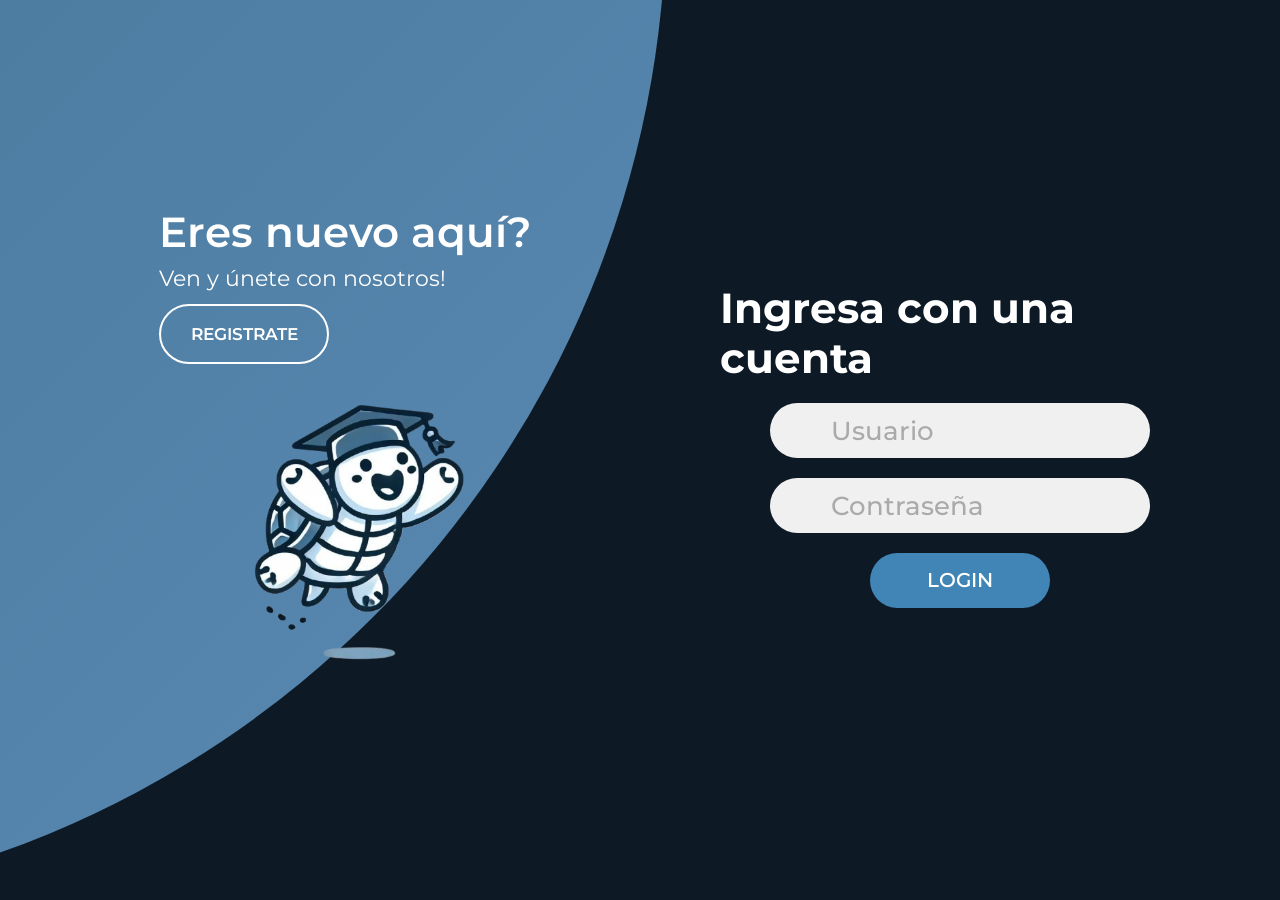
<file: login/login.html>
<!DOCTYPE html> 
<html lang="en">
<head>
    <meta charset="UTF-8" />
    <meta name="viewport" content="width=device-width, initial-scale=1.0" />
    <link href="https://fonts.googleapis.com/css2?family=Montserrat:wght@400;500;700&display=swap" rel="stylesheet">

    
        <title>LSA - Learn. Study. Achieve</title>
        <link rel="icon" type="image/png" href="../imagenes/Savy.png">    <style>
        * {
            margin: 0;
            padding: 0;
            box-sizing: border-box;
            font-family: 'Montserrat', sans-serif;
        }
        body,
        input {
            font-family: 'Montserrat', sans-serif;
        }

        .container {
            position: relative;
            width: 100%;
            background-color: #0d1a26;
            min-height: 100vh;
            overflow: hidden;
        }

        .forms-container {
            position: absolute;
            width: 100%;
            height: 100%;
            top: 0;
            left: 0;
        }

        .signin-signup {
            position: absolute;
            top: 50%;
            transform: translate(-50%, -50%);
            left: 75%;
            width: 50%;
            transition: 1s 0.7s ease-in-out;
            display: grid;
            grid-template-columns: 1fr;
            z-index: 5;
        }

        form {
            display: flex;
            align-items: center;
            justify-content: center;
            flex-direction: column;
            padding: 0rem 5rem;
            transition: all 0.2s 0.7s;
            overflow: hidden;
            grid-column: 1 / 2;
            grid-row: 1 / 2;
        }

        form.sign-up-form {
            opacity: 0;
            z-index: 1;
        }

        form.sign-in-form {
            z-index: 2;
        }

        .title {
            font-size: 2.6rem;
            color: #fff;
            margin-bottom: 10px;
        }

        .input-field {
            max-width: 380px;
            width: 100%;
            background-color: #f0f0f0;
            margin: 10px 0;
            height: 55px;
            border-radius: 55px;
            display: grid;
            grid-template-columns: 15% 85%;
            padding: 0 0.4rem;
            position: relative;
        }

        .input-field i {
            text-align: center;
            line-height: 55px;
            color: #acacac;
            transition: 0.5s;
            font-size: 1.6rem;
        }

        .input-field input {
            background: none;
            outline: none;
            border: none;
            line-height: 1;
            font-weight: 600;
            font-size: 1.6rem;
            color: #333;
        }

        .input-field input::placeholder {
            color: #aaa;
            font-weight: 500;
        }

        .btn {
            width: 180px;
            height: 55px;
            background-color: #4184b6;
            border: none;
            outline: none;
            border-radius: 49px;
            color: #fff;
            text-transform: uppercase;
            font-weight: 550;
            font-size: 20px;
            margin: 10px 0;
            cursor: pointer;
            transition: 0.5s;
        }

      .btn:hover {
    background-color: #2c6591; /* Color azul más oscuro */
}
        .panels-container {
            position: absolute;
            height: 100%;
            width: 100%;
            top: 0;
            left: 0;
            display: grid;
            grid-template-columns: repeat(2, 1fr);
        }

        .container:before {
            content: "";
            position: absolute;
            height: 2000px;
            width: 2000px;
            top: -10%;
            right: 48%;
            transform: translateY(-50%);
    background-image: linear-gradient(-45deg, #5a8ab4 0%, #3b6986 100%); /* Azul degradado */
            transition: 1.8s ease-in-out;
            border-radius: 50%;
            z-index: 6;
        }

        .image {
            transition: transform 1.1s ease-in-out;
            transition-delay: 0.4s;
        }

        .panel {
            display: flex;
            flex-direction: column;
            align-items: flex-end;
            justify-content: center;
            z-index: 6;
        }

        .left-panel {
            pointer-events: all;
            padding: 3rem 17% 2rem 12%;
        }

        .right-panel {
            pointer-events: none;
            padding: 3rem 12% 2rem 17%;
        }

        .panel .content {
            color: #fff;
            transition: transform 0.9s ease-in-out;
            transition-delay: 0.6s;
        }

        .panel h3 {
            font-weight: 600;
            line-height: 1;
            font-size: 2.6rem;
        }

        .panel p {
            font-size: 1.4rem;
            padding: 0.7rem 0;
        }

        .btn.transparent {
            margin: 0;
            background: none;
            border: 2px solid #fff;
            width: 170px;
            height: 60px;
            font-weight: 600;
            font-size: 17px;
        }

        .right-panel .image,
        .right-panel .content {
            transform: translateX(800px);
        }

        /* ANIMATION */

        .container.sign-up-mode:before {
            transform: translate(100%, -50%);
            right: 52%;
        }

        .container.sign-up-mode .left-panel .image,
        .container.sign-up-mode .left-panel .content {
            transform: translateX(-800px);
        }

        .container.sign-up-mode .signin-signup {
            left: 25%;
        }

        .container.sign-up-mode form.sign-up-form {
            opacity: 1;
            z-index: 2;
        }

        .container.sign-up-mode form.sign-in-form {
            opacity: 0;
            z-index: 1;
        }

        .container.sign-up-mode .right-panel .image,
        .container.sign-up-mode .right-panel .content {
            transform: translateX(0%);
        }

        .container.sign-up-mode .left-panel {
            pointer-events: none;
        }

        .container.sign-up-mode .right-panel {
            pointer-events: all;
        }

        @media (max-width: 870px) {
            .container {
                min-height: 800px;
                height: 100vh;
            }
            .signin-signup {
                width: 100%;
                top: 95%;
                transform: translate(-50%, -100%);
                transition: 1s 0.8s ease-in-out;
            }

            .signin-signup,
            .container.sign-up-mode .signin-signup {
                left: 50%;
            }

            .panels-container {
                grid-template-columns: 1fr;
                grid-template-rows: 1fr 2fr 1fr;
            }

            .panel {
                flex-direction: row;
                justify-content: space-around;
                align-items: center;
                padding: 2.5rem 8%;
                grid-column: 1 / 2;
            }

            .right-panel {
                grid-row: 3 / 4;
            }

            .left-panel {
                grid-row: 1 / 2;
            }

            .image {
                width: 200px;
                transition: transform 0.9s ease-in-out;
                transition-delay: 0.6s;
            }

            .panel .content {
                padding-right: 15%;
                transition: transform 0.9s ease-in-out;
                transition-delay: 0.8s;
            }

            .panel h3 {
                font-size: 1.2rem;
            }

            .panel p {
                font-size: 0.7rem;
                padding: 0.5rem 0;
            }

            .btn.transparent {
                width: 110px;
                height: 35px;
                font-size: 0.7rem;
            }

            .container:before {
                width: 1500px;
                height: 1500px;
                transform: translateX(-50%);
                left: 30%;
                bottom: 68%;
                right: initial;
                top: initial;
                transition: 2s ease-in-out;
            }

            .container.sign-up-mode:before {
                transform: translate(-50%, 100%);
                bottom: 32%;
                right: initial;
            }

            .container.sign-up-mode .left-panel .image,
            .container.sign-up-mode .left-panel .content {
                transform: translateY(-300px);
            }

            .container.sign-up-mode .right-panel .image,
            .container.sign-up-mode .right-panel .content {
                transform: translateY(0px);
            }

            .right-panel .image,
            .right-panel .content {
                transform: translateY(300px);
            }

            .container.sign-up-mode .signin-signup {
                top: 5%;
                transform: translate(-50%, 0);
            }
        }

        @media (max-width: 570px) {
            form {
                padding: 0 1.5rem;
            }

            .image {
                display: none;
            }
            .panel .content {
                padding: 0.5rem 1rem;
            }
            .container {
                padding: 1.5rem;
            }

            .container:before {
                bottom: 72%;
                left: 50%;
            }

            .container.sign-up-mode:before {
                bottom: 28%;
                left: 50%;
            }
        }
    </style>
</head>
<body>
    <div class="container">
        <div class="forms-container">
            <div class="signin-signup">
                <form action="login.jsp" method="post" class="sign-in-form">
                    <h2 class="title">Ingresa con una cuenta</h2>
                    <div class="input-field">
                        <i class="fas fa-user"></i>
                        <input type="text" name="username" placeholder="Usuario" minlength="2" maxlength="8" required  />
                    </div>
                    <div class="input-field">
                        <i class="fas fa-lock"></i>
                        <input type="password" name="password" placeholder="Contraseña"  minlength="8" maxlength="16"pattern="(?=.*\d)(?=.*[a-z])(?=.*[A-Z]).{8,}" title="La contraseña debe de tener entre 8 y 16 caracteres, 
                               una mayuscula, una minuscula y un número"
                               required />
                    </div>
                    <input type="submit" name="action" value="login" class="btn solid" />
                </form>
                <form action="login.jsp" method="post" class="sign-up-form">
                    <h2 class="title">Regístrate</h2>
                    <div class="input-field">
                        <i class="fas fa-user"></i>
                        <input type="text" name="username" placeholder="Usuario" minlength="2" maxlength="8" required />
                    </div>
                    <div class="input-field">
                        <i class="fas fa-envelope"></i>
                        <input type="email" name="email" placeholder="Email" minlength="6" maxlength="120" 
                               pattern="[a-z0-9._%+\-]+@(gmail\.com|yahoo\.com|outlook\.com|hotmail\.com)" 
                               title="Por favor, ingresa un correo electrónico válido. Ejemplo: usuario@gmail.com" required />
                    </div>
                    <div class="input-field">
                        <i class="fas fa-lock"></i>
                        <input type="password" name="password" placeholder="Contraseña" 
                              minlength="8" maxlength="16"pattern="(?=.*\d)(?=.*[a-z])(?=.*[A-Z]).{8,}" title="La contraseña debe de tener entre 8 y 16 caracteres, 
                               una mayuscula, una minuscula y un número"
                               required/>
                    </div>
                    <input type="submit" name="action" value="register" class="btn" />
                </form>
            </div>
        </div>

        <div class="panels-container">
            <div class="panel left-panel">
                <div class="content">
                    <h3>Eres nuevo aquí?</h3>
                    <p>Ven y únete con nosotros!</p>
                    <button class="btn transparent" id="sign-up-btn">Registrate</button>
                </div>
                <img src="../imagenes/saltando.png" width="75%" class="image" alt="" />
            </div>
            <div class="panel right-panel">
                <div class="content">
                    <h3>Ya eres uno de nosotros?</h3>
                    <p>Inicia sesión aquí.</p>
                    <button class="btn transparent" id="sign-in-btn">Ingresa</button>
                </div>
                <img src="../imagenes/saby2-removebg-preview.png" width="75%" class="image" alt="" />
            </div>
        </div>
    </div>

    <script>const sign_in_btn = document.querySelector("#sign-in-btn");
const sign_up_btn = document.querySelector("#sign-up-btn");
const container = document.querySelector(".container");

sign_up_btn.addEventListener("click", () => {
  container.classList.add("sign-up-mode");
});

sign_in_btn.addEventListener("click", () => {
  container.classList.remove("sign-up-mode");
});
</script>
</body>
</html>
</file>
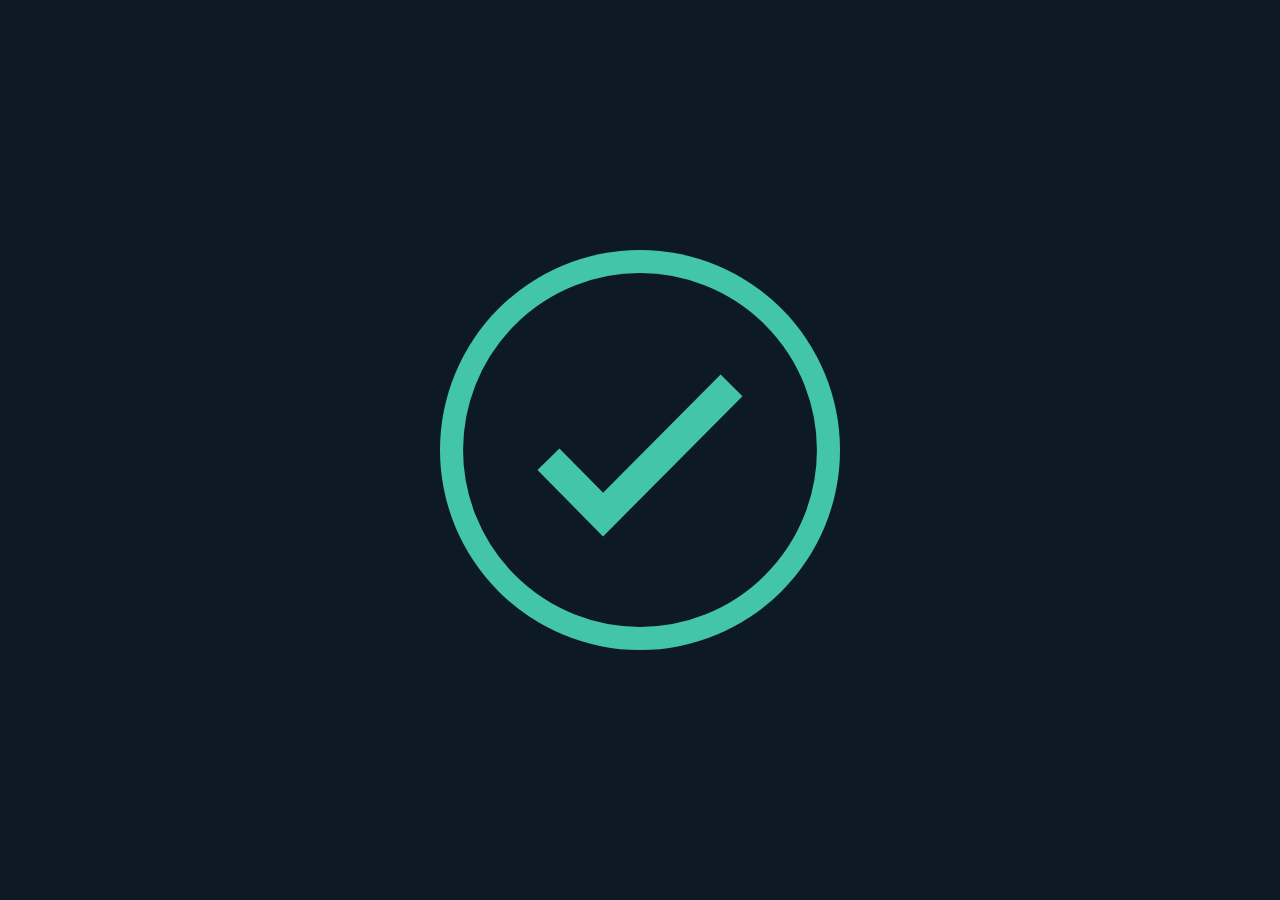
<file: login/success.html>
<!DOCTYPE html>
<html lang="es">
<head>
    <meta charset="UTF-8">
    <meta name="viewport" content="width=device-width, initial-scale=1.0">
        <title>LSA - Learn. Study. Achieve</title>
        <link rel="icon" type="image/png" href="../imagenes/Savy.png">    <style>
        body {
            margin: 0;
            height: 100vh;
            display: flex;
            align-items: center;
            justify-content: center;
            background-color: #0d1a26;
        }

        .success-animation {
            width: 400px;
            height: 400px;
            position: relative;
            animation: shrink 0.3s linear;
        }

        .checkmark {
            width: 100%;
            height: 100%;
            border-radius: 50%;
            display: block;
            stroke-width: 4;
            stroke: #43c5aa;
            stroke-miterlimit: 10;
            stroke-dasharray: 166;
            stroke-dashoffset: 166;
            fill: none;
            animation: stroke 0.6s cubic-bezier(0.65, 0, 0.45, 1) forwards;
        }

        .checkmark-circle {
            stroke-dasharray: 480;
            stroke-dashoffset: 480;
            stroke-width: 4;
            stroke-miterlimit: 10;
            stroke: #43c5aa;
            fill: none;
            animation: stroke 0.6s cubic-bezier(0.65, 0, 0.45, 1) forwards;
        }

        .checkmark-check {
            transform-origin: 50% 50%;
            stroke-dasharray: 48;
            stroke-dashoffset: 48;
            stroke-width: 4;
            animation: stroke 0.3s cubic-bezier(0.65, 0, 0.45, 1) 0.8s forwards;
        }

        @keyframes stroke {
            100% {
                stroke-dashoffset: 0;
            }
        }

        @keyframes shrink {
            0% {
                transform: scale(1.5);
                opacity: 0;
            }
            100% {
                transform: scale(1);
                opacity: 1;
            }
        }
    </style>
</head>
<body>
    <div class="success-animation">
        <svg class="checkmark" xmlns="http://www.w3.org/2000/svg" viewBox="0 0 52 52">
            <circle class="checkmark-circle" cx="26" cy="26" r="25" fill="none"/>
            <path class="checkmark-check" fill="none" d="M14.1 27.2l7.1 7.2 16.7-16.8"/>
        </svg>
    </div>

    <script>
        // Redirect after animation completes
        setTimeout(() => {
            window.location.href = '../pagina_principal/principal.jsp';
        }, 2000);
    </script>
</body>
</html>
</file>
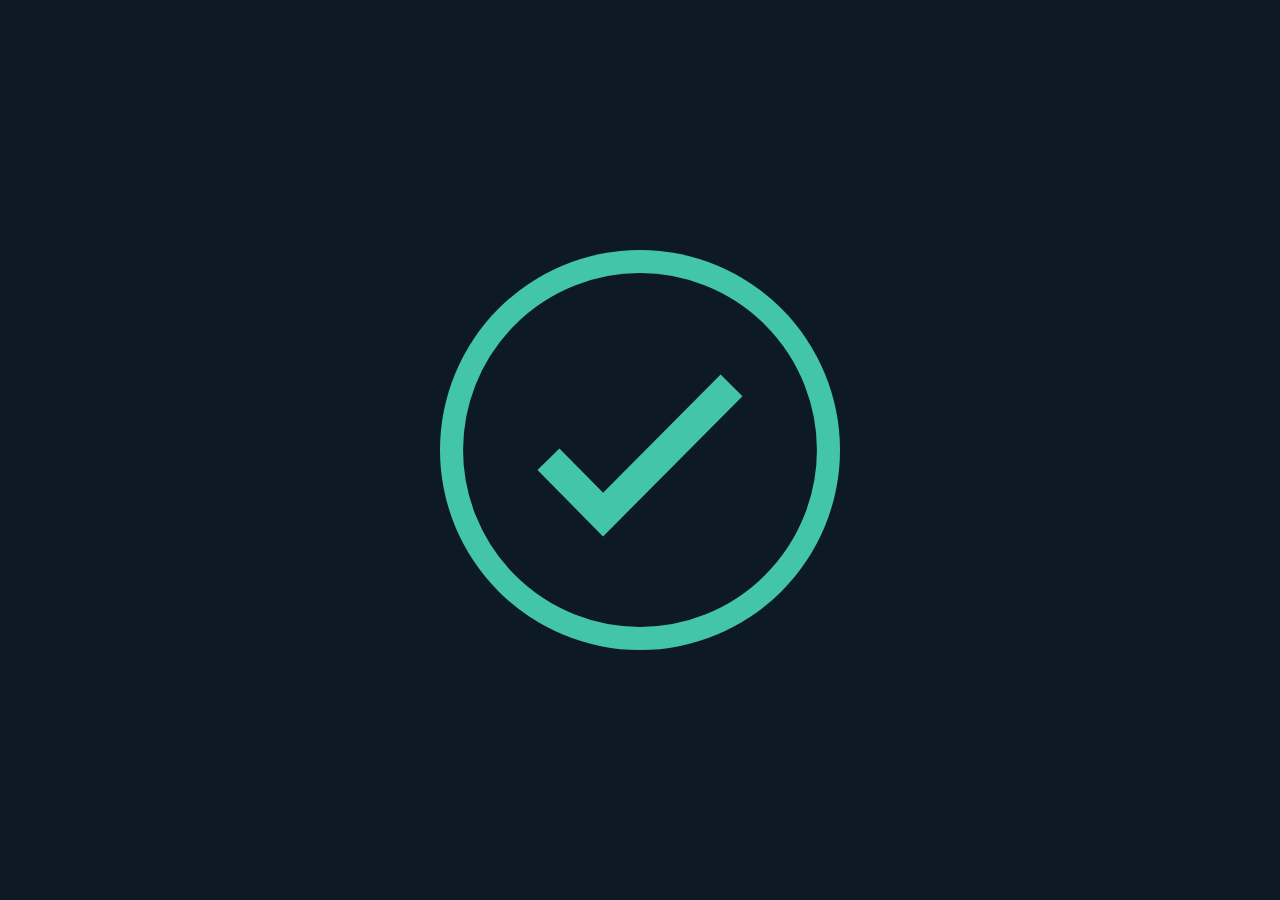
<file: pagina_principal/success.html>
<!DOCTYPE html>
<html lang="es">
<head>
    <meta charset="UTF-8">
    <meta name="viewport" content="width=device-width, initial-scale=1.0">
        <title>LSA - Learn. Study. Achieve</title>
        <link rel="icon" type="image/png" href="../imagenes/Savy.png">    <style>
        body {
            margin: 0;
            height: 100vh;
            display: flex;
            align-items: center;
            justify-content: center;
            background-color: #0d1a26;
        }

        .success-animation {
            width: 400px;
            height: 400px;
            position: relative;
            animation: shrink 0.3s linear;
        }

        .checkmark {
            width: 100%;
            height: 100%;
            border-radius: 50%;
            display: block;
            stroke-width: 4;
            stroke: #43c5aa;
            stroke-miterlimit: 10;
            stroke-dasharray: 166;
            stroke-dashoffset: 166;
            fill: none;
            animation: stroke 0.6s cubic-bezier(0.65, 0, 0.45, 1) forwards;
        }

        .checkmark-circle {
            stroke-dasharray: 480;
            stroke-dashoffset: 480;
            stroke-width: 4;
            stroke-miterlimit: 10;
            stroke: #43c5aa;
            fill: none;
            animation: stroke 0.6s cubic-bezier(0.65, 0, 0.45, 1) forwards;
        }

        .checkmark-check {
            transform-origin: 50% 50%;
            stroke-dasharray: 48;
            stroke-dashoffset: 48;
            stroke-width: 4;
            animation: stroke 0.3s cubic-bezier(0.65, 0, 0.45, 1) 0.8s forwards;
        }

        @keyframes stroke {
            100% {
                stroke-dashoffset: 0;
            }
        }

        @keyframes shrink {
            0% {
                transform: scale(1.5);
                opacity: 0;
            }
            100% {
                transform: scale(1);
                opacity: 1;
            }
        }
    </style>
</head>
<body>
    <div class="success-animation">
        <svg class="checkmark" xmlns="http://www.w3.org/2000/svg" viewBox="0 0 52 52">
            <circle class="checkmark-circle" cx="26" cy="26" r="25" fill="none"/>
            <path class="checkmark-check" fill="none" d="M14.1 27.2l7.1 7.2 16.7-16.8"/>
        </svg>
    </div>

    <script>
        // Redirect after animation completes
        setTimeout(() => {
            window.location.href = '../index.html';
        }, 2000);
    </script>
</body>
</html>
</file>
